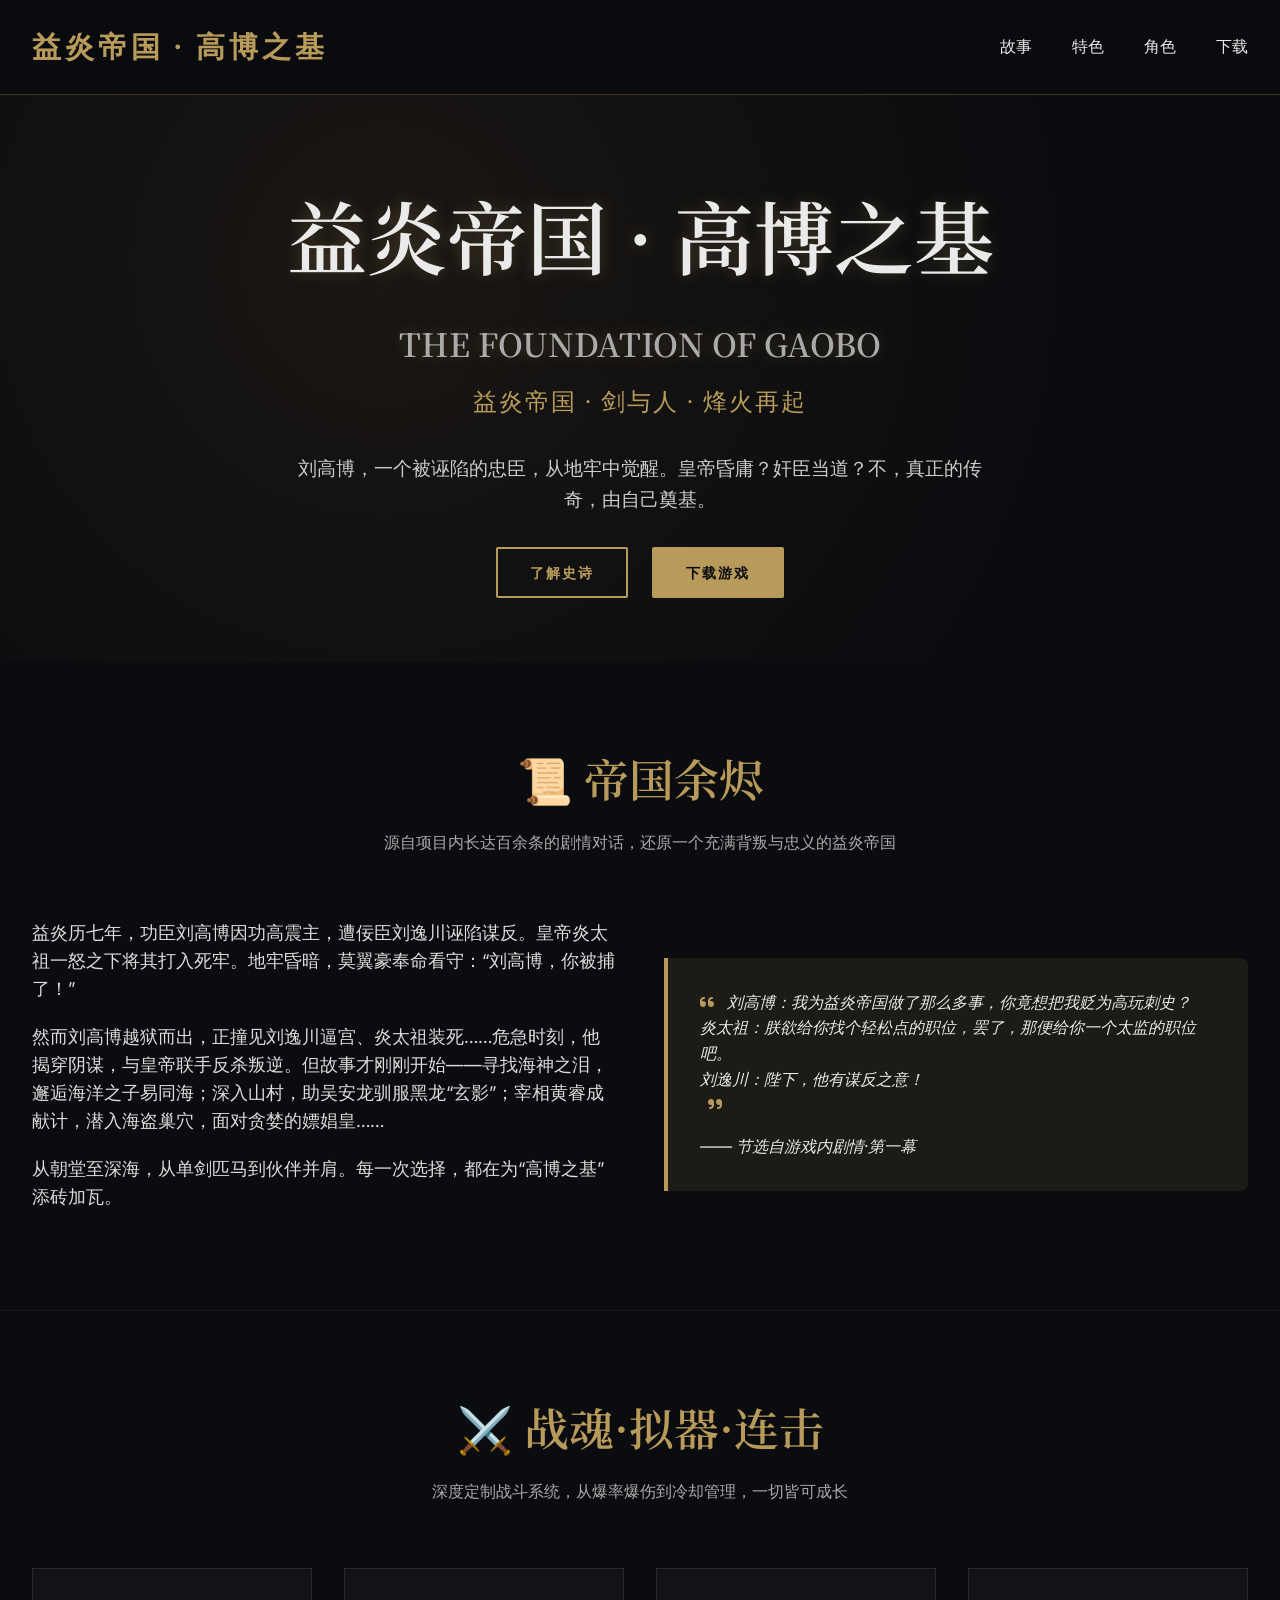
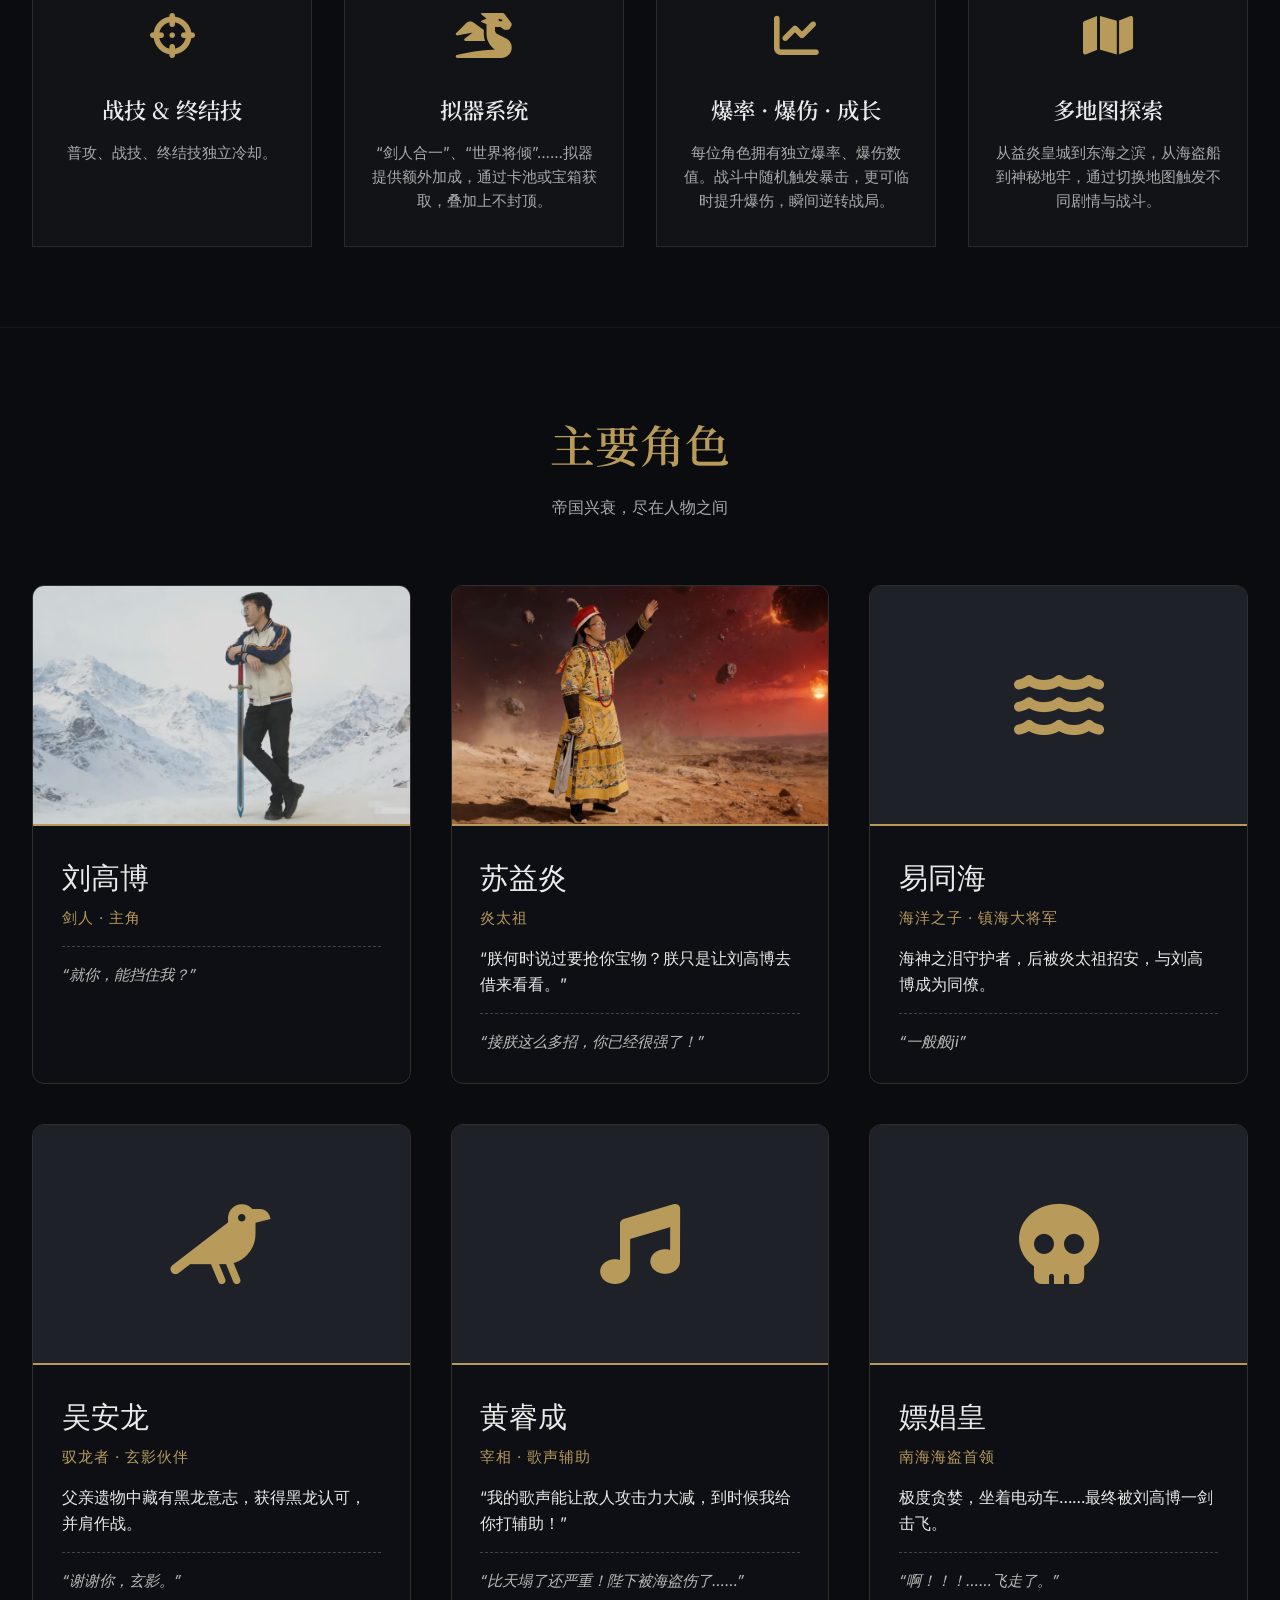
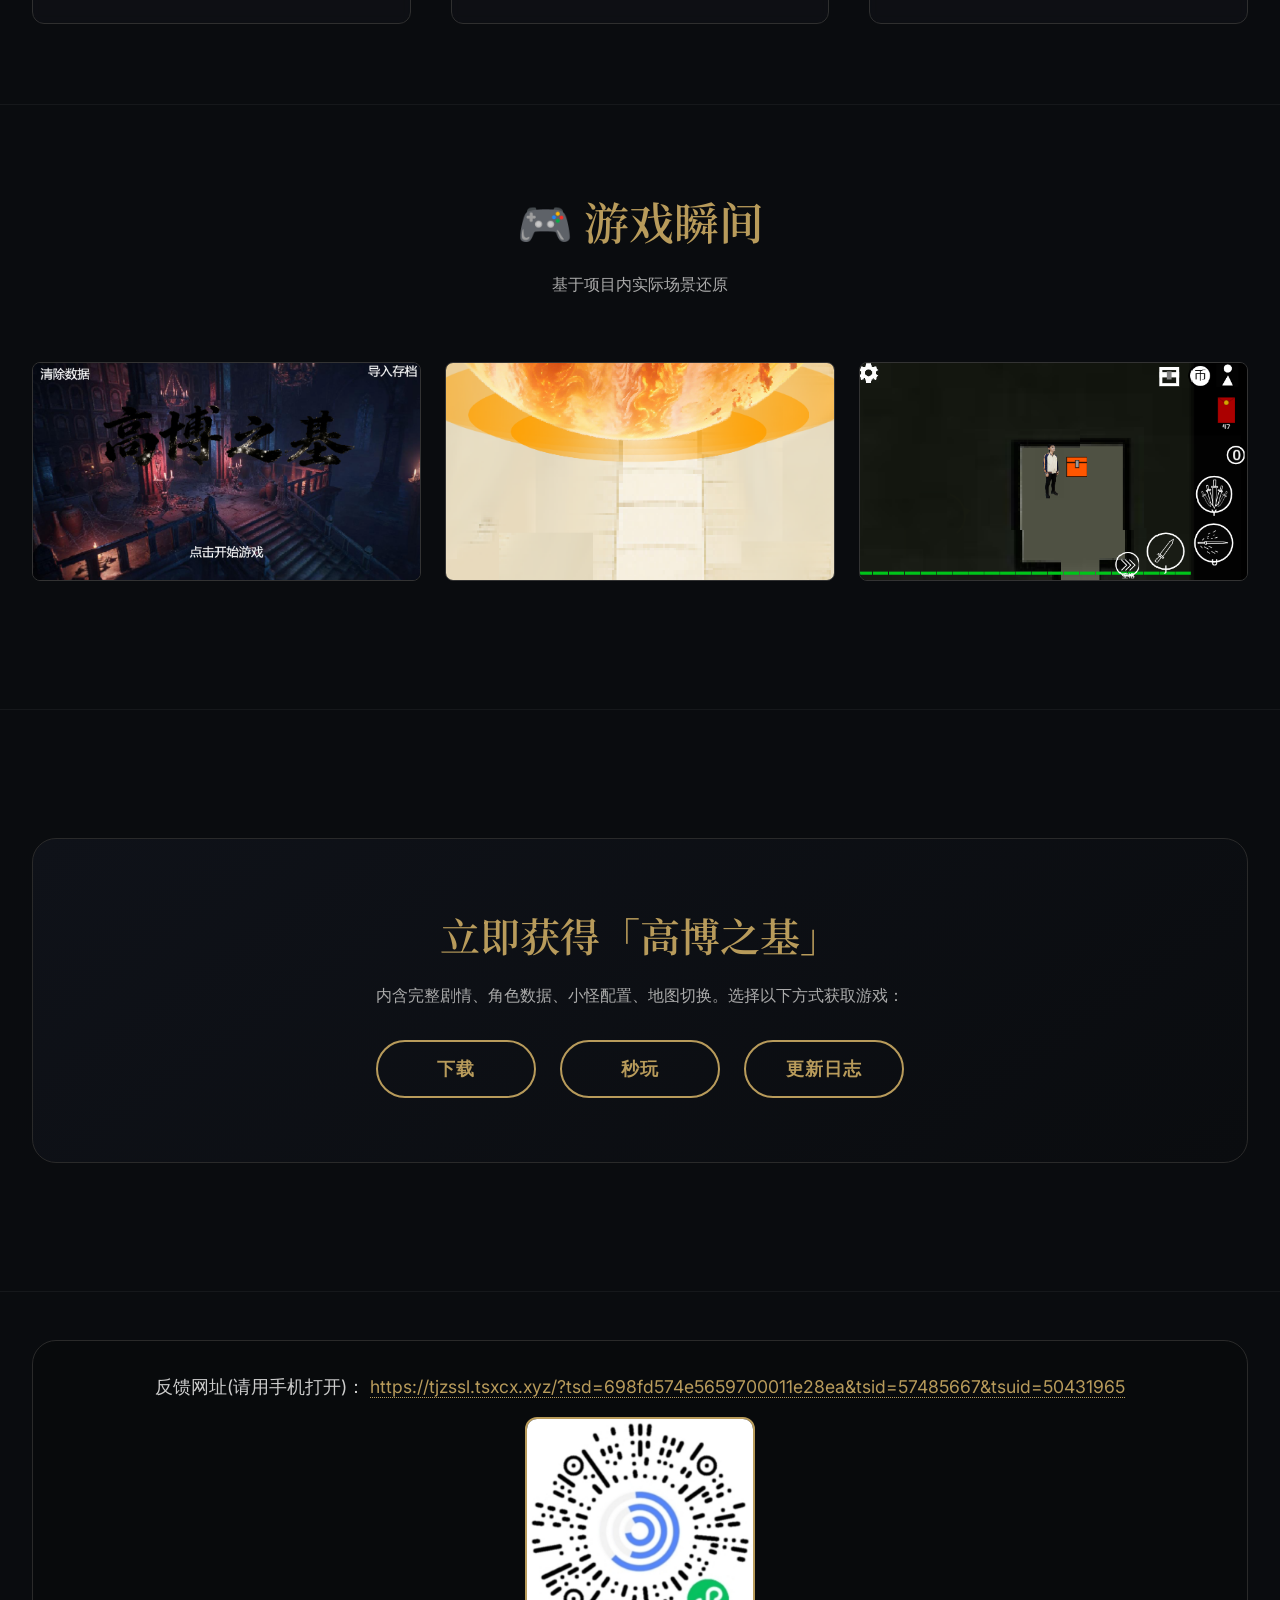
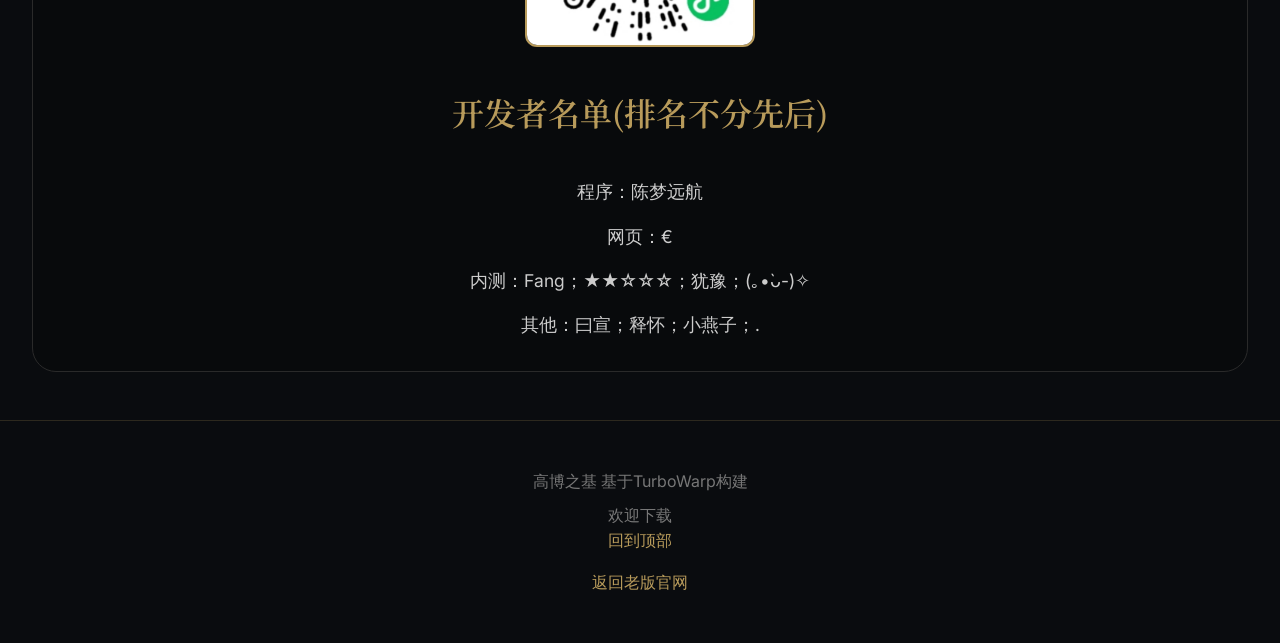
<file: index.html>
<!DOCTYPE html>
<html lang="zh">
<head>
    <meta charset="UTF-8">
    <meta name="viewport" content="width=device-width, initial-scale=1.0, maximum-scale=1.0, user-scalable=yes">
    <title>益炎帝国 · 高博之基 · 官方主页</title>
    <link rel="preconnect" href="https://fonts.googleapis.com">
    <link rel="preconnect" href="https://fonts.gstatic.com" crossorigin>
    <link href="https://fonts.googleapis.com/css2?family=Noto+Serif+SC:wght@400;600;700&family=Inter:wght@400;500;600&display=swap" rel="stylesheet">
    <link rel="stylesheet" href="https://cdnjs.cloudflare.com/ajax/libs/font-awesome/6.0.0-beta3/css/all.min.css">
    <link rel="stylesheet" href="style.css">
</head>
<body>
    <nav class="navbar">
        <div class="container nav-container">
            <div class="logo gold-text">益炎帝国 · 高博之基</div>
            <div class="nav-links">
                <a href="#story">故事</a>
                <a href="#features">特色</a>
                <a href="#characters">角色</a>
                <a href="#download">下载</a>
            </div>
            <div class="menu-toggle"><i class="fas fa-bars"></i></div>
        </div>
        <!-- 移动端全屏菜单 -->
        <div class="mobile-nav">
            <div class="close-btn"><i class="fas fa-times"></i></div>
            <a href="#story" class="mobile-link">故事</a>
            <a href="#features" class="mobile-link">特色</a>
            <a href="#characters" class="mobile-link">角色</a>
            <a href="#download" class="mobile-link">下载</a>
        </div>
    </nav>

    <section class="hero">
        <div class="container">
            <h1>益炎帝国 · 高博之基<br><span style="font-size: 2rem; color: #aaa;">THE FOUNDATION OF GAOBO</span></h1>
            <div class="hero-tagline">益炎帝国 · 剑与人 · 烽火再起</div>
            <p>刘高博，一个被诬陷的忠臣，从地牢中觉醒。皇帝昏庸？奸臣当道？不，真正的传奇，由自己奠基。</p>
            <div class="hero-buttons">
                <a href="#story" class="btn-gold">了解史诗</a>
                <a href="#download" class="btn-solid">下载游戏</a>
            </div>
        </div>
    </section>

    <!-- 故事剧情 -->
    <section id="story" class="section">
        <div class="container">
            <h2 class="section-title gold-text">📜 帝国余烬</h2>
            <div class="section-sub">源自项目内长达百余条的剧情对话，还原一个充满背叛与忠义的益炎帝国</div>
            <div class="story-grid">
                <div class="story-text">
                    <p>益炎历七年，功臣刘高博因功高震主，遭佞臣刘逸川诬陷谋反。皇帝炎太祖一怒之下将其打入死牢。地牢昏暗，莫翼豪奉命看守：“刘高博，你被捕了！”</p>
                    <p>然而刘高博越狱而出，正撞见刘逸川逼宫、炎太祖装死……危急时刻，他揭穿阴谋，与皇帝联手反杀叛逆。但故事才刚刚开始——寻找海神之泪，邂逅海洋之子易同海；深入山村，助吴安龙驯服黑龙“玄影”；宰相黄睿成献计，潜入海盗巢穴，面对贪婪的嫖娼皇……</p>
                    <p>从朝堂至深海，从单剑匹马到伙伴并肩。每一次选择，都在为“高博之基”添砖加瓦。</p>
                </div>
                <div class="story-highlight">
                    <i class="fas fa-quote-left" style="color: #b89b5b; margin-right: 0.5rem;"></i> 
                    刘高博：我为益炎帝国做了那么多事，你竟想把我贬为高玩刺史？<br>
                    炎太祖：朕欲给你找个轻松点的职位，罢了，那便给你一个太监的职位吧。<br>
                    刘逸川：陛下，他有谋反之意！<br>
                    <i class="fas fa-quote-right" style="color: #b89b5b; margin-left: 0.5rem;"></i>
                    <div style="margin-top: 1rem;">—— 节选自游戏内剧情·第一幕</div>
                </div>
            </div>
        </div>
    </section>

    <!-- 特色 -->
    <section id="features" class="section">
        <div class="container">
            <h2 class="section-title gold-text">⚔️ 战魂·拟器·连击</h2>
            <div class="section-sub">深度定制战斗系统，从爆率爆伤到冷却管理，一切皆可成长</div>
            <div class="features-grid">
                <div class="feature-card">
                    <div class="feature-icon"><i class="fas fa-crosshairs"></i></div>
                    <h3 class="feature-title">战技 & 终结技</h3>
                    <p class="feature-desc">普攻、战技、终结技独立冷却。</p>
                </div>
                <div class="feature-card">
                    <div class="feature-icon"><i class="fas fa-dragon"></i></div>
                    <h3 class="feature-title">拟器系统</h3>
                    <p class="feature-desc">“剑人合一”、“世界将倾”……拟器提供额外加成，通过卡池或宝箱获取，叠加上不封顶。</p>
                </div>
                <div class="feature-card">
                    <div class="feature-icon"><i class="fas fa-chart-line"></i></div>
                    <h3 class="feature-title">爆率 · 爆伤 · 成长</h3>
                    <p class="feature-desc">每位角色拥有独立爆率、爆伤数值。战斗中随机触发暴击，更可临时提升爆伤，瞬间逆转战局。</p>
                </div>
                <div class="feature-card">
                    <div class="feature-icon"><i class="fas fa-map"></i></div>
                    <h3 class="feature-title">多地图探索</h3>
                    <p class="feature-desc">从益炎皇城到东海之滨，从海盗船到神秘地牢，通过切换地图触发不同剧情与战斗。</p>
                </div>
            </div>
        </div>
    </section>

    <!-- 角色介绍 -->
    <section id="characters" class="section">
        <div class="container">
            <h2 class="section-title gold-text">主要角色</h2>
            <div class="section-sub">帝国兴衰，尽在人物之间</div>
            <div class="characters-grid">
                <!-- 刘高博 -->
                <div class="character-card">
                    <div class="character-avatar">
                        <img src="刘高博立绘.png" alt="刘高博">
                    </div>
                    <div class="character-info">
                        <div class="character-name">刘高博</div>
                        <div class="character-title">剑人 · 主角</div>
                        <div class="character-quote">“就你，能挡住我？”</div>
                    </div>
                </div>
                <!-- 炎太祖 -->
                <div class="character-card">
                    <div class="character-avatar">
                        <img src="炎太祖立绘.png" alt="炎太祖">
                    </div>
                    <div class="character-info">
                        <div class="character-name">苏益炎</div>
                        <div class="character-title">炎太祖</div>
                        <div>“朕何时说过要抢你宝物？朕只是让刘高博去借来看看。”</div>
                        <div class="character-quote">“接朕这么多招，你已经很强了！”</div>
                    </div>
                </div>
                <!-- 易同海 -->
                <div class="character-card">
                    <div class="character-avatar"><i class="fas fa-water"></i></div>
                    <div class="character-info">
                        <div class="character-name">易同海</div>
                        <div class="character-title">海洋之子 · 镇海大将军</div>
                        <div>海神之泪守护者，后被炎太祖招安，与刘高博成为同僚。</div>
                        <div class="character-quote">“一般般ji”</div>
                    </div>
                </div>
                <!-- 吴安龙 -->
                <div class="character-card">
                    <div class="character-avatar"><i class="fas fa-crow"></i></div>
                    <div class="character-info">
                        <div class="character-name">吴安龙</div>
                        <div class="character-title">驭龙者 · 玄影伙伴</div>
                        <div>父亲遗物中藏有黑龙意志，获得黑龙认可，并肩作战。</div>
                        <div class="character-quote">“谢谢你，玄影。”</div>
                    </div>
                </div>
                <!-- 黄睿成 -->
                <div class="character-card">
                    <div class="character-avatar"><i class="fas fa-music"></i></div>
                    <div class="character-info">
                        <div class="character-name">黄睿成</div>
                        <div class="character-title">宰相 · 歌声辅助</div>
                        <div>“我的歌声能让敌人攻击力大减，到时候我给你打辅助！”</div>
                        <div class="character-quote">“比天塌了还严重！陛下被海盗伤了……”</div>
                    </div>
                </div>
                <!-- 嫖娼皇（潘长海） -->
                <div class="character-card">
                    <div class="character-avatar"><i class="fas fa-skull"></i></div>
                    <div class="character-info">
                        <div class="character-name">嫖娼皇</div>
                        <div class="character-title">南海海盗首领</div>
                        <div>极度贪婪，坐着电动车……最终被刘高博一剑击飞。</div>
                        <div class="character-quote">“啊！！！……飞走了。”</div>
                    </div>
                </div>
            </div>
        </div>
    </section>

    <!-- 游戏截图 -->
    <section class="section">
        <div class="container">
            <h2 class="section-title gold-text">🎮 游戏瞬间</h2>
            <div class="section-sub">基于项目内实际场景还原</div>
            <div class="screenshots">
                <div class="screenshot"><img src="1.png" alt="游戏截图1"></div>
                <div class="screenshot"><img src="2.png" alt="游戏截图2"></div>
                <div class="screenshot"><img src="3.png" alt="游戏截图3"></div>
            </div>
        </div>
    </section>

    <!-- 下载区 -->
    <section id="download" class="section">
        <div class="container">
            <div class="download-section">
                <h2 class="download-title gold-text">立即获得「高博之基」</h2>
                <p style="max-width: 600px; margin: 0 auto 2rem; color: #aaa;">内含完整剧情、角色数据、小怪配置、地图切换。选择以下方式获取游戏：</p>
                <div class="part">
					<a class="download" href="download.html">下载</a>
                    <a class="download" href="https://40code.com/#page=work&amp;id=16020" target="_blank">秒玩</a>
                    <a class="download" href="gxrz.html">更新日志</a>
                </div>
            </div>
        </div>
    </section>

    <!-- 反馈与开发者名单 -->
    <div class="container">
        <div class="feedback-container">
            <div class="part">
                <p class="text">反馈网址(请用手机打开)：
                    <a class="upload" href="https://tjzssl.tsxcx.xyz/?tsd=698fd574e5659700011e28ea&amp;tsid=57485667&amp;tsuid=50431965" target="_blank">
                        https://tjzssl.tsxcx.xyz/?tsd=698fd574e5659700011e28ea&amp;tsid=57485667&amp;tsuid=50431965
                    </a>
                </p>
                <img src="反馈.jpg" alt="反馈二维码" style="width: 20%; height: auto; display: block; margin: 0 auto;">
                <p class="text"></p>
            </div>
            <div class="part">
                <h2 class="little_title">开发者名单(排名不分先后)</h2>
                <p class="text">程序：陈梦远航</p>
                <p class="text">网页：€</p>
                <p class="text">内测：Fang；★★☆☆☆；犹豫；(｡•̀ᴗ-)✧</p>
                <p class="text">其他：曰宣；释怀；小燕子；.</p>
            </div>
        </div>
    </div>

    <footer>
        <div class="container">
            <p>高博之基 基于TurboWarp构建</p>
            <p style="margin-top: 0.5rem;">欢迎下载</p>
            <p><a href="#">回到顶部</a></p>
            <p class="back-link"><a href="lao.html">返回老版官网</a></p>
        </div>
    </footer>

    <script>
        // 移动端菜单交互
        const menuToggle = document.querySelector('.menu-toggle');
        const mobileNav = document.querySelector('.mobile-nav');
        const closeBtn = document.querySelector('.mobile-nav .close-btn');
        const mobileLinks = document.querySelectorAll('.mobile-link');

        function openMenu() {
            mobileNav.classList.add('show');
            document.body.style.overflow = 'hidden';
        }
        function closeMenu() {
            mobileNav.classList.remove('show');
            document.body.style.overflow = '';
        }

        menuToggle.addEventListener('click', openMenu);
        closeBtn.addEventListener('click', closeMenu);
        mobileLinks.forEach(link => {
            link.addEventListener('click', (e) => {
                closeMenu();
                const targetId = link.getAttribute('href');
                if (targetId && targetId.startsWith('#')) {
                    const targetElement = document.querySelector(targetId);
                    if (targetElement) {
                        e.preventDefault();
                        targetElement.scrollIntoView({ behavior: 'smooth' });
                    }
                }
            });
        });

        mobileNav.addEventListener('click', function(e) {
            if (e.target === mobileNav) {
                closeMenu();
            }
        });
    </script>
</body>
</html>
</file>
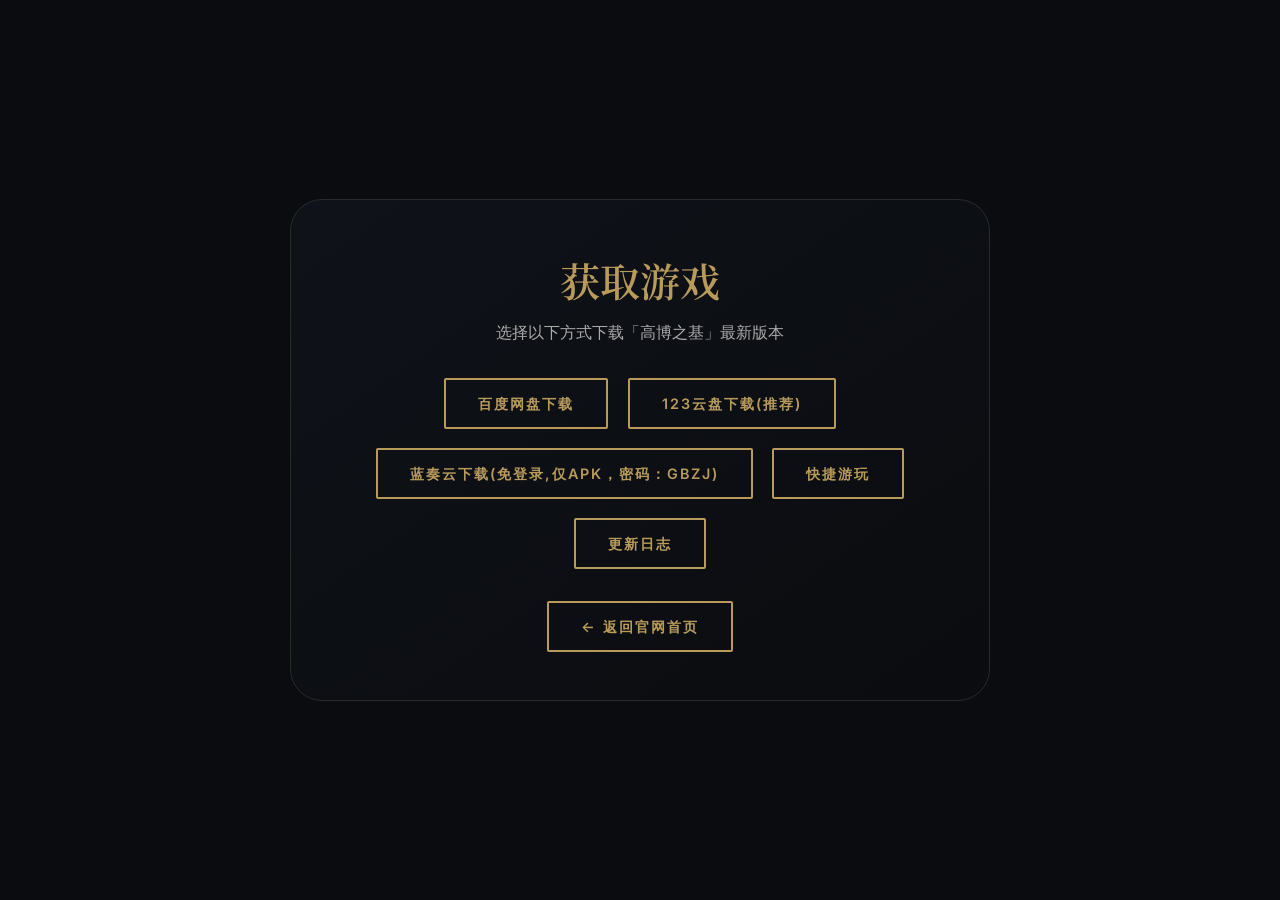
<file: download.html>
<!DOCTYPE html>
<html lang="zh">
<head>
    <meta charset="UTF-8">
    <meta name="viewport" content="width=device-width, initial-scale=1.0, maximum-scale=1.0, user-scalable=yes">
    <title>下载中心 · 高博之基</title>
    <link rel="preconnect" href="https://fonts.googleapis.com">
    <link rel="preconnect" href="https://fonts.gstatic.com" crossorigin>
    <link href="https://fonts.googleapis.com/css2?family=Noto+Serif+SC:wght@400;600;700&family=Inter:wght@400;500;600&display=swap" rel="stylesheet">
    <link rel="stylesheet" href="https://cdnjs.cloudflare.com/ajax/libs/font-awesome/6.0.0-beta3/css/all.min.css">
    <link rel="stylesheet" href="style.css">
</head>
<body>
    <div class="container download-page">
        <div class="download-card">
            <h1 class="gold-text">获取游戏</h1>
            <p>选择以下方式下载「高博之基」最新版本</p>
            <div class="download-links">
                <a class="btn-gold" href="https://pan.baidu.com/s/1CDGSTAabKvuj8XdD99MCZw?pwd=gbzj" target="_blank">百度网盘下载</a>
                <a class="btn-gold" href="https://www.123865.com/s/ijYBvd-pJfHd" target="_blank">123云盘下载(推荐)</a>
				<a class="btn-gold" href="https://gbzj.lanzoue.com/iosFJ3mzhe9g" target="_blank">蓝奏云下载(免登录,仅apk，密码：gbzj)</a>
                <a class="btn-gold" href="https://40code.com/#page=work&amp;id=16020" target="_blank">快捷游玩</a>
                <a class="btn-gold" href="gxrz.html">更新日志</a>
            </div>
            <div class="back-home">
                <a href="index.html" class="btn-gold">← 返回官网首页</a>
            </div>
        </div>
    </div>
</body>
</html>
</file>
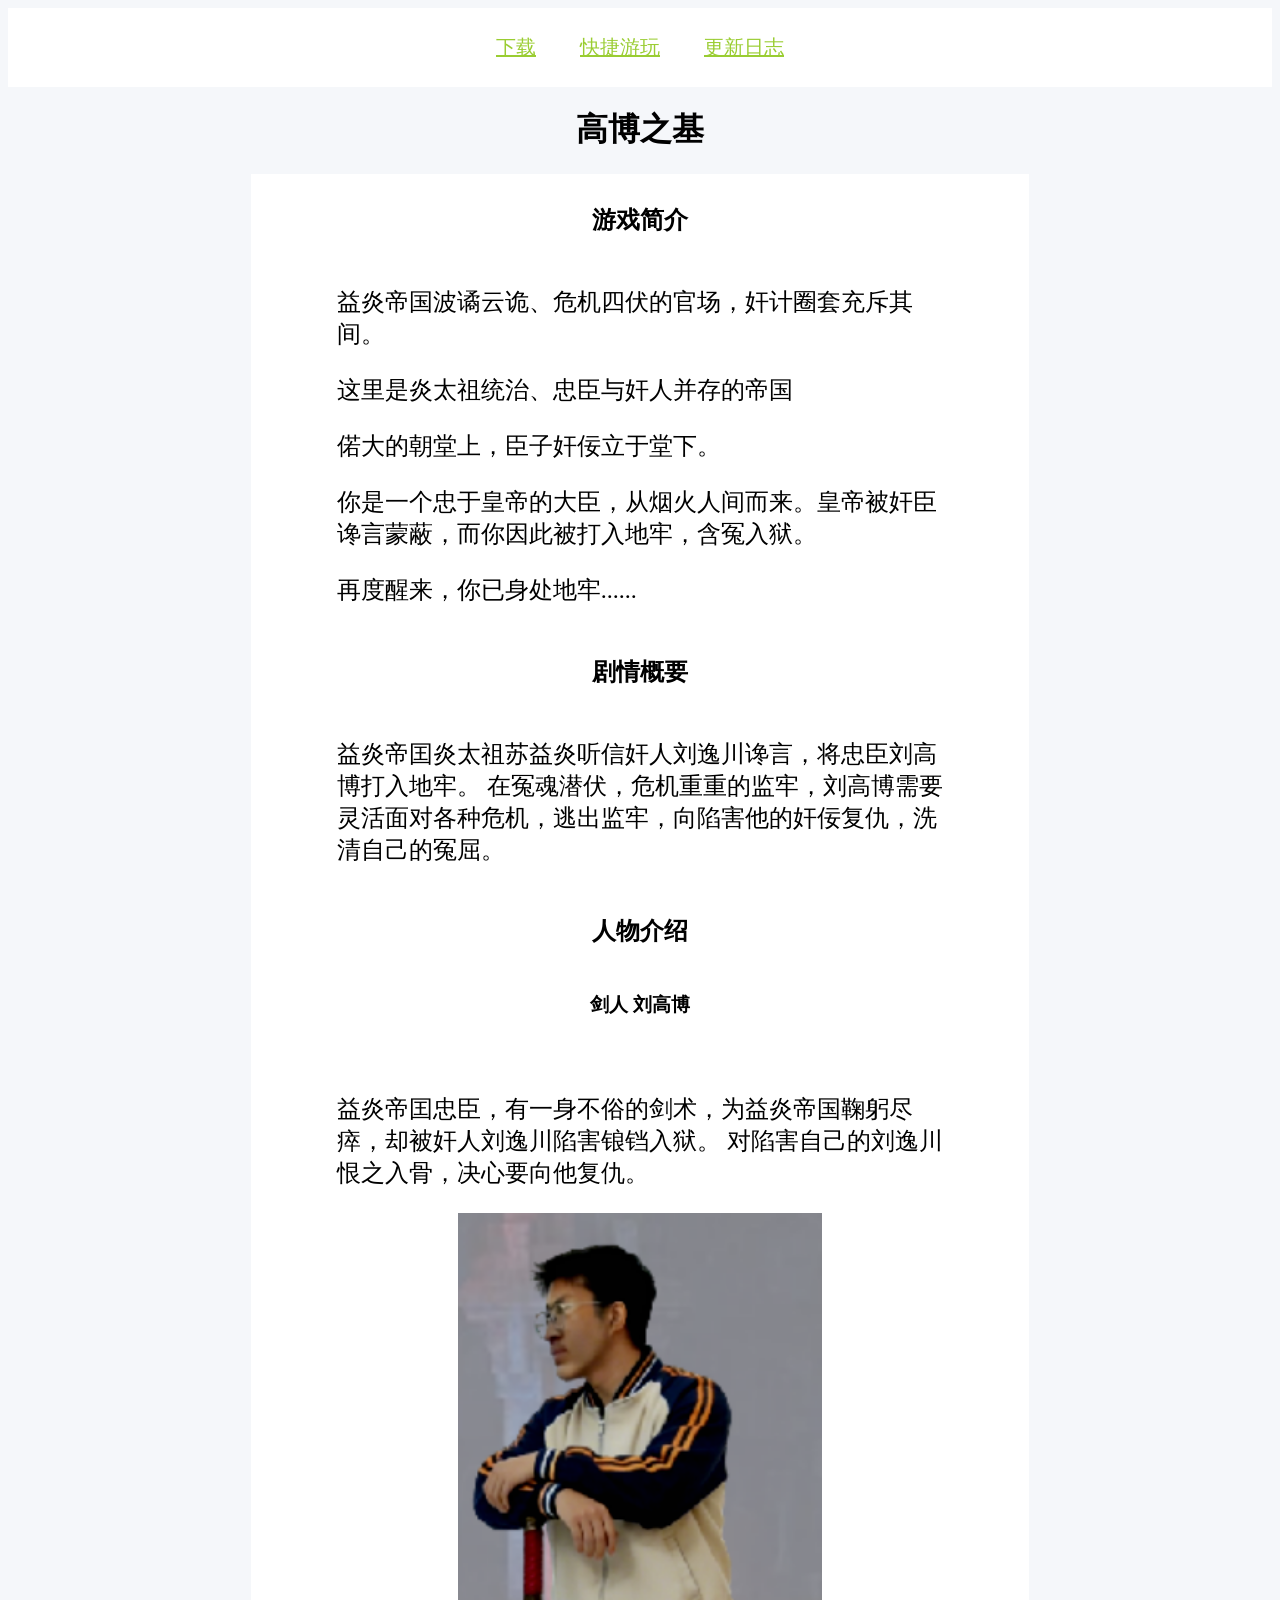
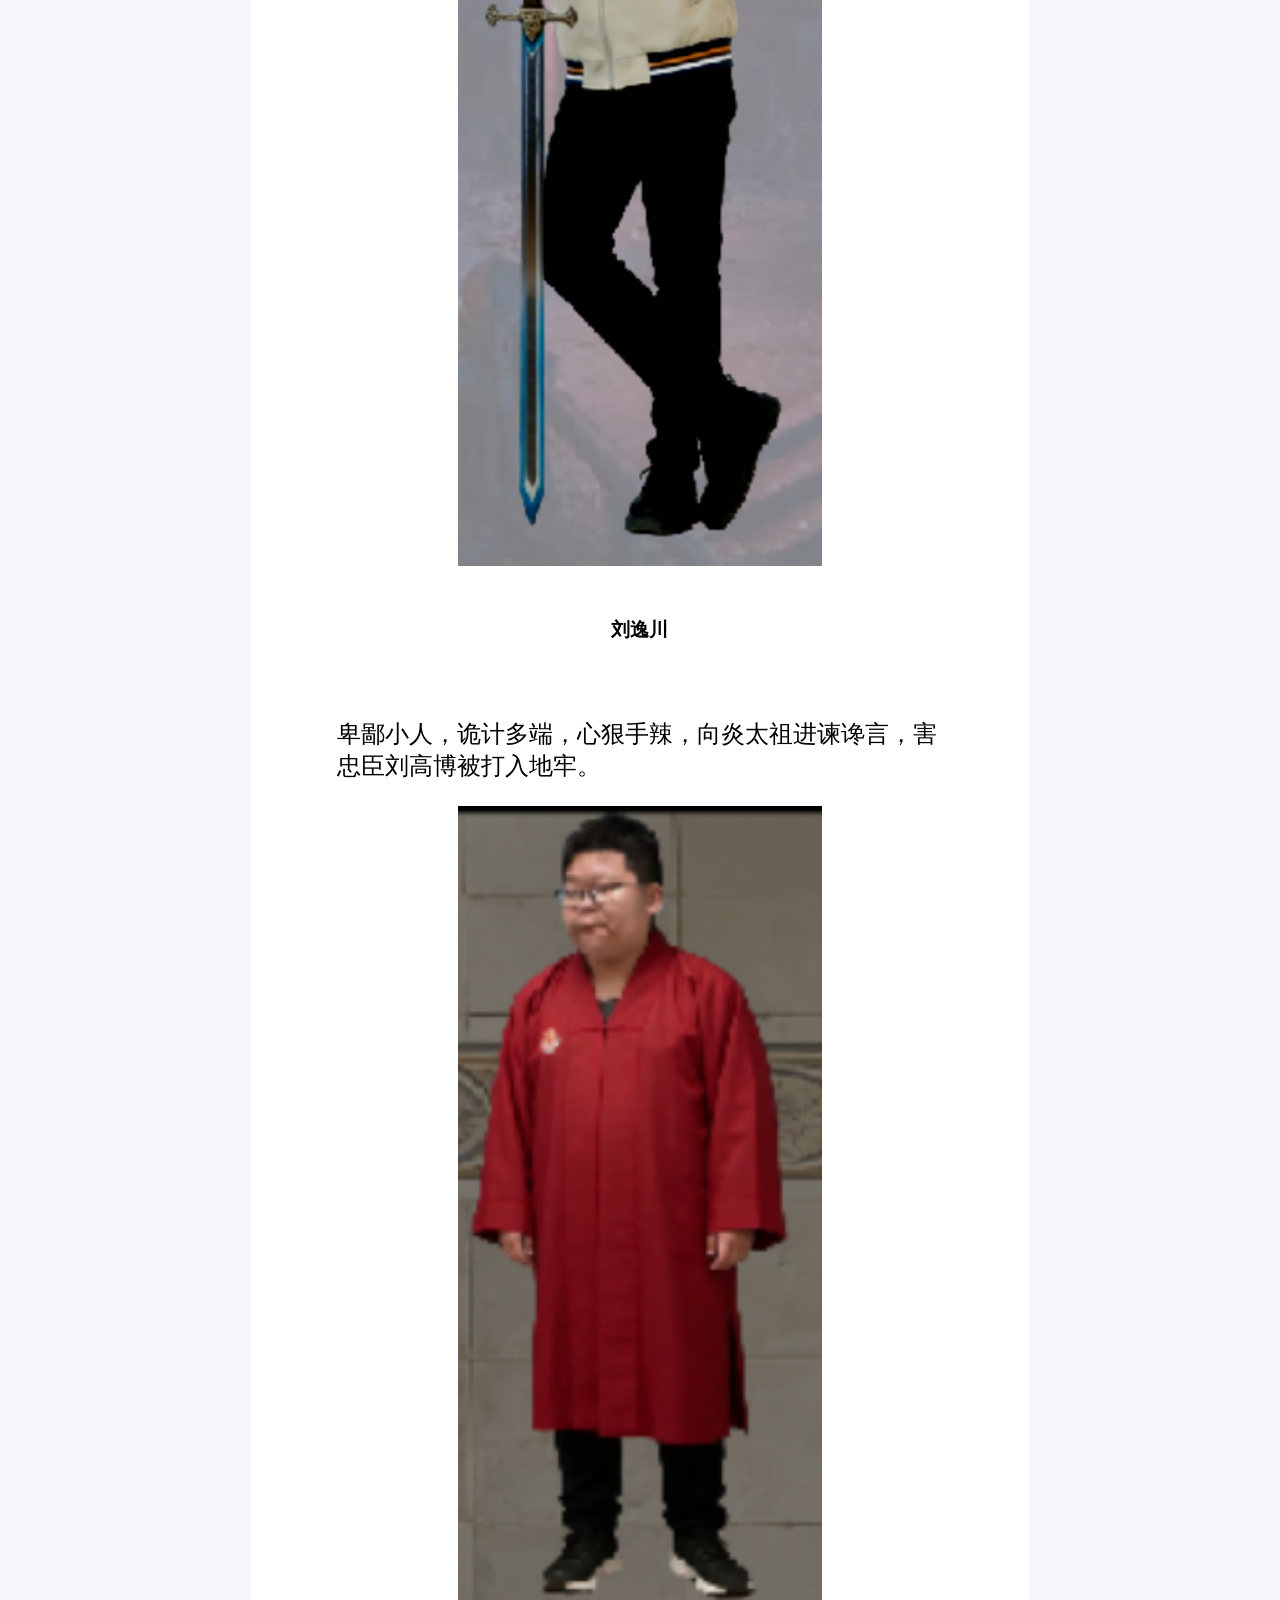
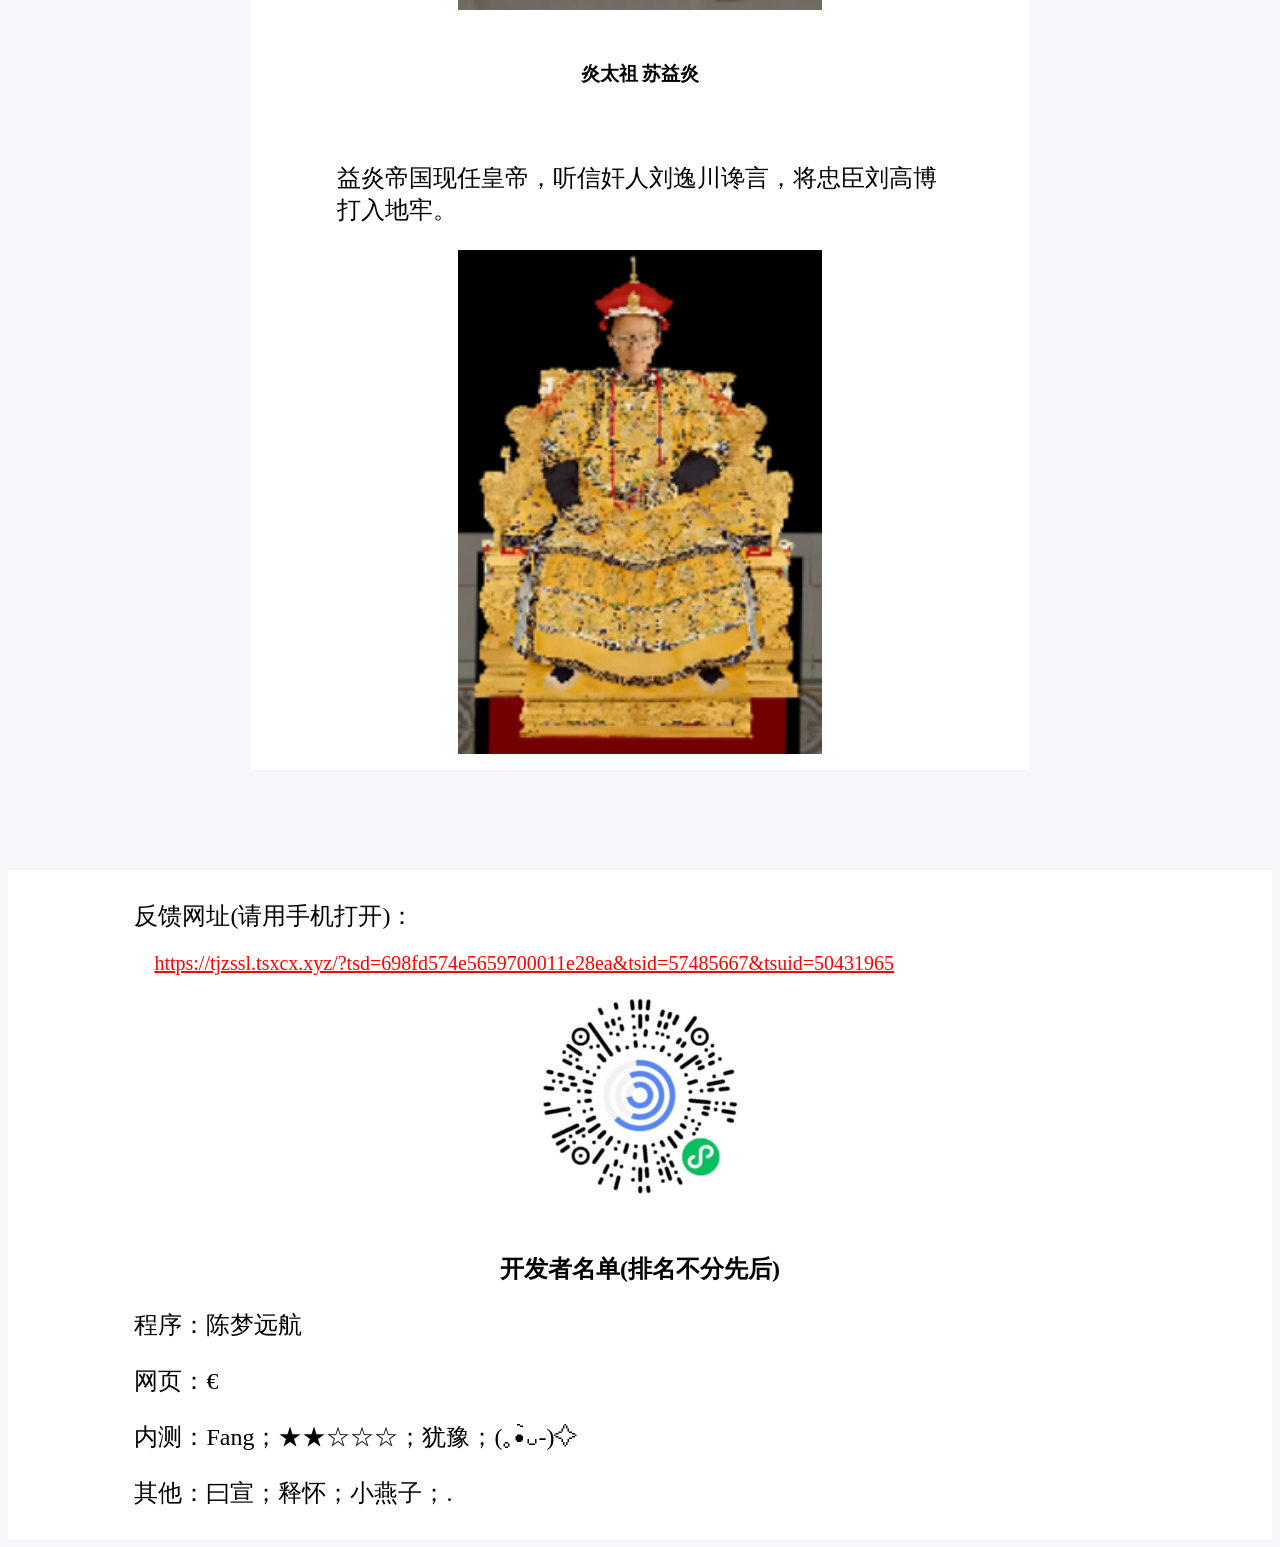
<file: lao.html>
<!DOCTYPE html>
<!-- saved from url=(0023)https://gbzj.pages.dev/ -->
<html lang="zh-CN"><head><meta http-equiv="Content-Type" content="text/html; charset=UTF-8">
    
    <title>高博之基简介</title>
    <style>
        * {
            background-color: #f5f7fa;
            font-family: 'kaiti';
        }
        .part {
            background-color: white;
            margin: auto;
            color: #000000;
            text-align: center;
            width: 80%;
            padding: 6px;
        }
        .name {
            color: #000000;
            text-align: center;
            background-color: #ffffff;
            font-size: larger;

        }
        .little_title {
            color: #000000;
            text-align: center;
            background-color: #ffffff;
        }
        .text {
            background-color: #ffffff;
            text-align: left;
            font-size: 1.5em;
        }
        .photos {
            width: 60%;
            height: 20%;
            display: block;
            margin: 0 auto;
        }
        .download {
            color: yellowgreen;
            background-color: #ffffff;
            font-size: 20px;
            display: inline-block;
            margin: 10px;
            padding: 10px;
        }
        .upload {
            color: red;
            background-color: #ffffff;
            font-size: 20px;
            display: inline-block;
            margin: 10px;
            padding: 10px;
        }
        </style>
</head>
<body>
    <div style="background-color: #ffffff;
    width: 100%;">
        <div class="part">
            
            <a class="download" href="download.html">
                下载</a>
            <a class="download" href="https://40code.com/#page=work&amp;id=16020" target="_blank">
                快捷游玩</a>
            <!-- 新增更新日志链接 -->
            <a class="download" href="gxrz.html">更新日志</a>
        </div>
    </div>
    <h1 style="color: #000000;text-align: center;">高博之基</h1>
    <div style="background-color: #ffffff;
    margin: auto;
    width: 60%;
    padding: 10px">
        <h2 class="little_title">游戏简介</h2>
        <div class="part">
            <p class="text">
                益炎帝国波谲云诡、危机四伏的官场，奸计圈套充斥其间。
            </p>
            <p class="text">
                这里是炎太祖统治、忠臣与奸人并存的帝国
            </p>
            <p class="text">
                偌大的朝堂上，臣子奸佞立于堂下。
            </p>
            <p class="text">
                你是一个忠于皇帝的大臣，从烟火人间而来。皇帝被奸臣谗言蒙蔽，而你因此被打入地牢，含冤入狱。
            </p>
            <p class="text">
                再度醒来，你已身处地牢......
            </p>
        </div>
        <h2 class="little_title">剧情概要</h2>
        <div class="part">
            <p class="text">
            益炎帝囯炎太祖苏益炎听信奸人刘逸川谗言，将忠臣刘高博打入地牢。
            在冤魂潜伏，危机重重的监牢，刘高博需要灵活面对各种危机，逃出监牢，向陷害他的奸佞复仇，洗清自己的冤屈。
            </p>
        </div>
        <h2 class="little_title">人物介绍</h2>
        <h6 class="name">剑人 刘高博</h6>
        <div class="part">
            <p class="text">
            益炎帝囯忠臣，有一身不俗的剑术，为益炎帝国鞠躬尽瘁，却被奸人刘逸川陷害锒铛入狱。
            对陷害自己的刘逸川恨之入骨，决心要向他复仇。
            </p>
            <img class="photos" src="刘高博.png">
        </div>
        <h6 class="name">刘逸川</h6>
        <div class="part">
            <p class="text">
            卑鄙小人，诡计多端，心狠手辣，向炎太祖进谏谗言，害忠臣刘高博被打入地牢。
            </p>
            <img class="photos" src="刘逸川.png">
        </div>
        <h6 class="name">炎太祖 苏益炎</h6>
        <div class="part">
            <p class="text">
            益炎帝国现任皇帝，听信奸人刘逸川谗言，将忠臣刘高博打入地牢。
            </p>
            <img class="photos" src="炎太祖.png">
        </div>
    </div>
    <div style="width: 100%;
        height: 100px;
        background-color: #f5f7fa;">
    </div>
    <div style="background-color: #ffffff;
    width: 100%;">
        <div class="part">
            <p class="text">反馈网址(请用手机打开)：
            <a class="upload" href="https://tjzssl.tsxcx.xyz/?tsd=698fd574e5659700011e28ea&amp;tsid=57485667&amp;tsuid=50431965" target="_blank">
                https://tjzssl.tsxcx.xyz/?tsd=698fd574e5659700011e28ea&amp;tsid=57485667&amp;tsuid=50431965
            </a>
            <img src="反馈.jpg" style="width: 20%; 
            height: 20%; 
            display: block; 
            margin: 0 auto;">
            </p>
            <p class="text"></p>
        </div>
        <div class="part">
            <h2 class="little_title">开发者名单(排名不分先后)</h2>
            <p class="text">程序：陈梦远航</p>
            <p class="text">网页：€</p>
            <p class="text">内测：Fang；★★☆☆☆；犹豫；(｡•̀ᴗ-)✧</p>
            <p class="text">其他：曰宣；释怀；小燕子；.</p>
        </div>
    </div>

</body></html>
</file>
<file: style.css>
* {
    margin: 0;
    padding: 0;
    box-sizing: border-box;
}

body {
    background-color: #0a0c0f;
    color: #eaeaea;
    font-family: 'Inter', sans-serif;
    line-height: 1.6;
    scroll-behavior: smooth;
}

h1, h2, h3, .chinese-serif {
    font-family: 'Noto Serif SC', serif;
    font-weight: 600;
}

.container {
    max-width: 1280px;
    margin: 0 auto;
    padding: 0 2rem;
}

/* 装饰用金色 */
.gold-text {
    color: #b89b5b;
}
.gold-border {
    border-color: #b89b5b;
}
.btn-gold {
    background: transparent;
    border: 2px solid #b89b5b;
    color: #b89b5b;
    padding: 0.75rem 2rem;
    font-weight: 600;
    transition: all 0.3s ease;
    border-radius: 2px;
    text-transform: uppercase;
    letter-spacing: 2px;
    font-size: 0.9rem;
    cursor: pointer;
    display: inline-block;
    text-decoration: none;
}
.btn-gold:hover {
    background: #b89b5b;
    color: #0a0c0f;
}
.btn-solid {
    background: #b89b5b;
    border: 2px solid #b89b5b;
    color: #0a0c0f;
    padding: 0.75rem 2rem;
    font-weight: 600;
    transition: all 0.3s ease;
    border-radius: 2px;
    letter-spacing: 2px;
    font-size: 0.9rem;
    cursor: pointer;
    display: inline-block;
    text-decoration: none;
}
.btn-solid:hover {
    background: transparent;
    color: #b89b5b;
}

/* 导航 */
.navbar {
    padding: 1.5rem 0;
    border-bottom: 1px solid rgba(184, 155, 91, 0.3);
    position: sticky;
    top: 0;
    background-color: rgba(10, 12, 15, 0.9);
    backdrop-filter: blur(10px);
    z-index: 100;
}
.nav-container {
    display: flex;
    justify-content: space-between;
    align-items: center;
}
.logo {
    font-size: 1.8rem;
    font-weight: 700;
    letter-spacing: 4px;
}
.nav-links {
    display: flex;
    gap: 2.5rem;
}
.nav-links a {
    color: #eaeaea;
    text-decoration: none;
    font-weight: 500;
    transition: color 0.2s;
    font-size: 1rem;
}
.nav-links a:hover {
    color: #b89b5b;
}
.menu-toggle {
    display: none;
    font-size: 1.8rem;
    cursor: pointer;
    z-index: 102;
}

/* 移动端菜单 (全屏覆盖) */
.mobile-nav {
    position: fixed;
    top: 0;
    left: 0;
    width: 100%;
    height: 100vh;
    background: rgba(10, 12, 15, 0.98);
    backdrop-filter: blur(8px);
    z-index: 101;
    display: flex;
    flex-direction: column;
    justify-content: center;
    align-items: center;
    gap: 2.5rem;
    opacity: 0;
    visibility: hidden;
    transition: opacity 0.3s ease, visibility 0.3s;
    pointer-events: none;
}
.mobile-nav.show {
    opacity: 1;
    visibility: visible;
    pointer-events: auto;
}
.mobile-nav a {
    color: #eaeaea;
    font-size: 2.2rem;
    font-family: 'Noto Serif SC', serif;
    text-decoration: none;
    font-weight: 600;
    transition: color 0.2s;
}
.mobile-nav a:hover {
    color: #b89b5b;
}
.mobile-nav .close-btn {
    position: absolute;
    top: 2rem;
    right: 2rem;
    font-size: 2.5rem;
    color: #b89b5b;
    cursor: pointer;
}

/* 英雄区 */
.hero {
    padding: 6rem 0 4rem;
    background: radial-gradient(circle at 30% 30%, rgba(30, 25, 20, 0.8), #0a0c0f 70%);
    text-align: center;
}
.hero h1 {
    font-size: 5rem;
    line-height: 1.1;
    text-shadow: 0 0 15px rgba(184,155,91,0.3);
    margin-bottom: 1rem;
}
.hero-tagline {
    font-size: 1.5rem;
    color: #b89b5b;
    margin-bottom: 2rem;
    letter-spacing: 2px;
}
.hero p {
    max-width: 700px;
    margin: 2rem auto;
    font-size: 1.2rem;
    color: #ccc;
}
.hero-buttons {
    display: flex;
    gap: 1.5rem;
    justify-content: center;
    flex-wrap: wrap;
}

/* 故事区 */
.section {
    padding: 5rem 0;
    border-bottom: 1px solid rgba(255,255,255,0.05);
}
.section-title {
    font-size: 2.8rem;
    text-align: center;
    margin-bottom: 1rem;
}
.section-sub {
    text-align: center;
    color: #aaa;
    max-width: 700px;
    margin: 0 auto 4rem;
}

.story-grid {
    display: grid;
    grid-template-columns: 1fr 1fr;
    gap: 3rem;
    align-items: center;
}
.story-text {
    font-size: 1.1rem;
    color: #ddd;
}
.story-text p {
    margin-bottom: 1.2rem;
}
.story-highlight {
    background: rgba(184, 155, 91, 0.1);
    padding: 2rem;
    border-left: 4px solid #b89b5b;
    border-radius: 0 8px 8px 0;
    font-style: italic;
}

/* 特色卡片 */
.features-grid {
    display: grid;
    grid-template-columns: repeat(auto-fit, minmax(240px, 1fr));
    gap: 2rem;
    margin-top: 2rem;
}
.feature-card {
    background: rgba(20, 22, 27, 0.7);
    border: 1px solid #2a2a2a;
    padding: 2rem 1.5rem;
    text-align: center;
    transition: transform 0.3s, border-color 0.3s;
}
.feature-card:hover {
    border-color: #b89b5b;
    transform: translateY(-8px);
}
.feature-icon {
    font-size: 2.8rem;
    color: #b89b5b;
    margin-bottom: 1.2rem;
}
.feature-title {
    font-size: 1.4rem;
    margin-bottom: 0.8rem;
}
.feature-desc {
    color: #aaa;
    font-size: 0.95rem;
}

/* 角色 */
.characters-grid {
    display: grid;
    grid-template-columns: repeat(auto-fit, minmax(280px, 1fr));
    gap: 2.5rem;
    margin-top: 2rem;
}
.character-card {
    background: rgba(15, 17, 22, 0.8);
    border: 1px solid #2f2f2f;
    border-radius: 12px;
    overflow: hidden;
    backdrop-filter: blur(4px);
}
.character-avatar {
    height: 240px;
    background: #1e2128;
    display: flex;
    align-items: center;
    justify-content: center;
    font-size: 5rem;
    color: #b89b5b;
    border-bottom: 2px solid #b89b5b;
    overflow: hidden;
}
.character-avatar img {
    width: 100%;
    height: 100%;
    object-fit: cover;
    object-position: center top;
}
.character-info {
    padding: 1.8rem;
}
.character-name {
    font-size: 1.8rem;
    margin-bottom: 0.3rem;
}
.character-title {
    color: #b89b5b;
    margin-bottom: 1rem;
    font-size: 0.95rem;
    letter-spacing: 1px;
}
.character-quote {
    color: #bbb;
    font-style: italic;
    border-top: 1px dashed #444;
    padding-top: 1rem;
    margin-top: 1rem;
    font-size: 0.95rem;
}

/* 截图区域 (使用真实图片) */
.screenshots {
    display: grid;
    grid-template-columns: repeat(3, 1fr);
    gap: 1.5rem;
    margin: 3rem 0;
}
.screenshot {
    background: #23262e;
    aspect-ratio: 16 / 9;
    border-radius: 8px;
    display: flex;
    align-items: center;
    justify-content: center;
    color: #5a5f6b;
    font-size: 1rem;
    border: 1px solid #333;
    transition: all 0.3s;
    overflow: hidden;
}
.screenshot img {
    width: 100%;
    height: 100%;
    object-fit: cover;
}
.screenshot:hover {
    border-color: #b89b5b;
}

/* 下载区 (仅保留用户指定的四个链接) */
.download-section {
    background: linear-gradient(145deg, #0f1219, #0a0c0f);
    border-radius: 24px;
    padding: 4rem 3rem;
    text-align: center;
    border: 1px solid #2a2a2a;
    margin: 3rem 0;
}
.download-title {
    font-size: 2.5rem;
    margin-bottom: 1rem;
}
/* 下载链接组 (part) 现在作为主要下载区 */
.part {
    margin-top: 2rem;
    display: flex;
    flex-wrap: wrap;
    gap: 1.5rem;
    justify-content: center;
}
.download {
    background: transparent;
    border: 2px solid #b89b5b;
    color: #b89b5b;
    padding: 0.8rem 2rem;
    font-weight: 600;
    transition: all 0.2s ease;
    border-radius: 40px;
    font-size: 1.1rem;
    cursor: pointer;
    display: inline-block;
    text-decoration: none;
    letter-spacing: 1px;
    min-width: 160px;
}
.download:hover {
    background: #b89b5b;
    color: #0a0c0f;
}

/* 反馈 & 开发者名单样式 (新增) */
.feedback-container {
    margin: 3rem 0;
    padding: 2rem;
    background: rgba(0,0,0,0.2);
    border-radius: 24px;
    border: 1px solid #2a2a2a;
}
.feedback-container .part {
    flex-direction: column;
    align-items: center;
    gap: 1rem;
    margin-top: 1.5rem;
}
.feedback-container .part:first-child {
    margin-top: 0;
}
.text {
    font-size: 1.1rem;
    color: #ccc;
    text-align: center;
    word-break: break-word;
}
.upload {
    color: #b89b5b;
    text-decoration: none;
    border-bottom: 1px dotted #b89b5b;
}
.upload:hover {
    color: #e4c27a;
}
.feedback-container img {
    width: 20%;
    height: auto;
    display: block;
    margin: 1rem auto;
    border-radius: 12px;
    border: 2px solid #b89b5b;
}
.little_title {
    font-size: 2rem;
    color: #b89b5b;
    text-align: center;
    margin-bottom: 1.5rem;
    font-family: 'Noto Serif SC', serif;
}

footer {
    padding: 3rem 0;
    text-align: center;
    color: #777;
    border-top: 1px solid rgba(184,155,91,0.2);
}
footer a {
    color: #b89b5b;
    text-decoration: none;
}
.back-link {
    margin-top: 1rem;
}

@media (max-width: 768px) {
    .nav-links {
        display: none;
    }
    .menu-toggle {
        display: block;
    }
    .hero h1 {
        font-size: 3.2rem;
    }
    .story-grid {
        grid-template-columns: 1fr;
    }
    .screenshots {
        grid-template-columns: 1fr;
    }
    .section-title {
        font-size: 2.2rem;
    }
    .container {
        padding: 0 1.2rem;
    }
    .part {
        flex-direction: column;
        align-items: center;
    }
    .download {
        width: 80%;
        text-align: center;
    }
    .feedback-container img {
        width: 60%;
    }
}
/* ========== 更新日志页面专用样式 ========== */
.page-header {
    text-align: center;
    margin-bottom: 3rem;
    border-bottom: 1px solid rgba(184, 155, 91, 0.3);
    padding-bottom: 1.5rem;
}
.page-header h1 {
    font-size: 3rem;
    margin-bottom: 0.5rem;
    text-shadow: 0 0 10px rgba(184,155,91,0.2);
}
.page-header .back-home {
    margin-top: 1rem;
}

/* 版本条目 */
.version-entry {
    margin-bottom: 2.5rem;
    padding: 1.5rem;
    background: rgba(20, 22, 27, 0.5);
    border: 1px solid #2a2a2a;
    border-radius: 12px;
    transition: border-color 0.2s;
}
.version-entry:hover {
    border-color: #b89b5b;
}
.version-entry h2 {
    font-size: 2rem;
    margin-bottom: 1rem;
    color: #b89b5b;
    border-left: 4px solid #b89b5b;
    padding-left: 1rem;
}
.version-entry h2 a {
    color: #b89b5b;
    text-decoration: none;
}
.version-entry h2 a:hover {
    text-decoration: underline;
    color: #e4c27a;
}
.version-entry ul {
    list-style-type: none;
    padding-left: 1.2rem;
}
.version-entry li {
    margin-bottom: 0.5rem;
    color: #ccc;
    position: relative;
}
.version-entry li::before {
    content: "•";
    color: #b89b5b;
    font-weight: bold;
    display: inline-block;
    width: 1.2rem;
    margin-left: -1.2rem;
}
.note-list {
    margin: 1rem 0 2rem;
    padding-left: 1.2rem;
}
.note-list li {
    margin-bottom: 0.5rem;
    color: #ccc;
    position: relative;
}
.note-list li::before {
    content: "※";
    color: #b89b5b;
    font-weight: bold;
    display: inline-block;
    width: 1.2rem;
    margin-left: -1.2rem;
}
.footer-nav {
    margin-top: 3rem;
    text-align: center;
    border-top: 1px solid rgba(184,155,91,0.2);
    padding-top: 2rem;
}

/* ========== 下载页面专用样式 ========== */
.download-page {
    min-height: 100vh;
    display: flex;
    align-items: center;
    justify-content: center;
    padding: 2rem;
}
.download-card {
    max-width: 700px;
    width: 100%;
    background: linear-gradient(145deg, #0f1219, #0a0c0f);
    border-radius: 32px;
    padding: 3rem 2rem;
    border: 1px solid #2a2a2a;
    text-align: center;
    margin: 2rem auto;
}
.download-card h1 {
    font-size: 2.5rem;
    margin-bottom: 0.5rem;
}
.download-card p {
    color: #aaa;
    margin-bottom: 2rem;
}
.download-links {
    display: flex;
    flex-wrap: wrap;
    gap: 1.2rem;
    justify-content: center;
    margin-bottom: 2rem;
}
.back-home {
    margin-top: 1.5rem;
}

/* 移动端适配 */
@media (max-width: 768px) {
    .page-header h1 {
        font-size: 2.4rem;
    }
    .version-entry h2 {
        font-size: 1.6rem;
    }
    .download-card {
        padding: 2rem 1.5rem;
    }
    .download-card h1 {
        font-size: 2rem;
    }
}
</file>
